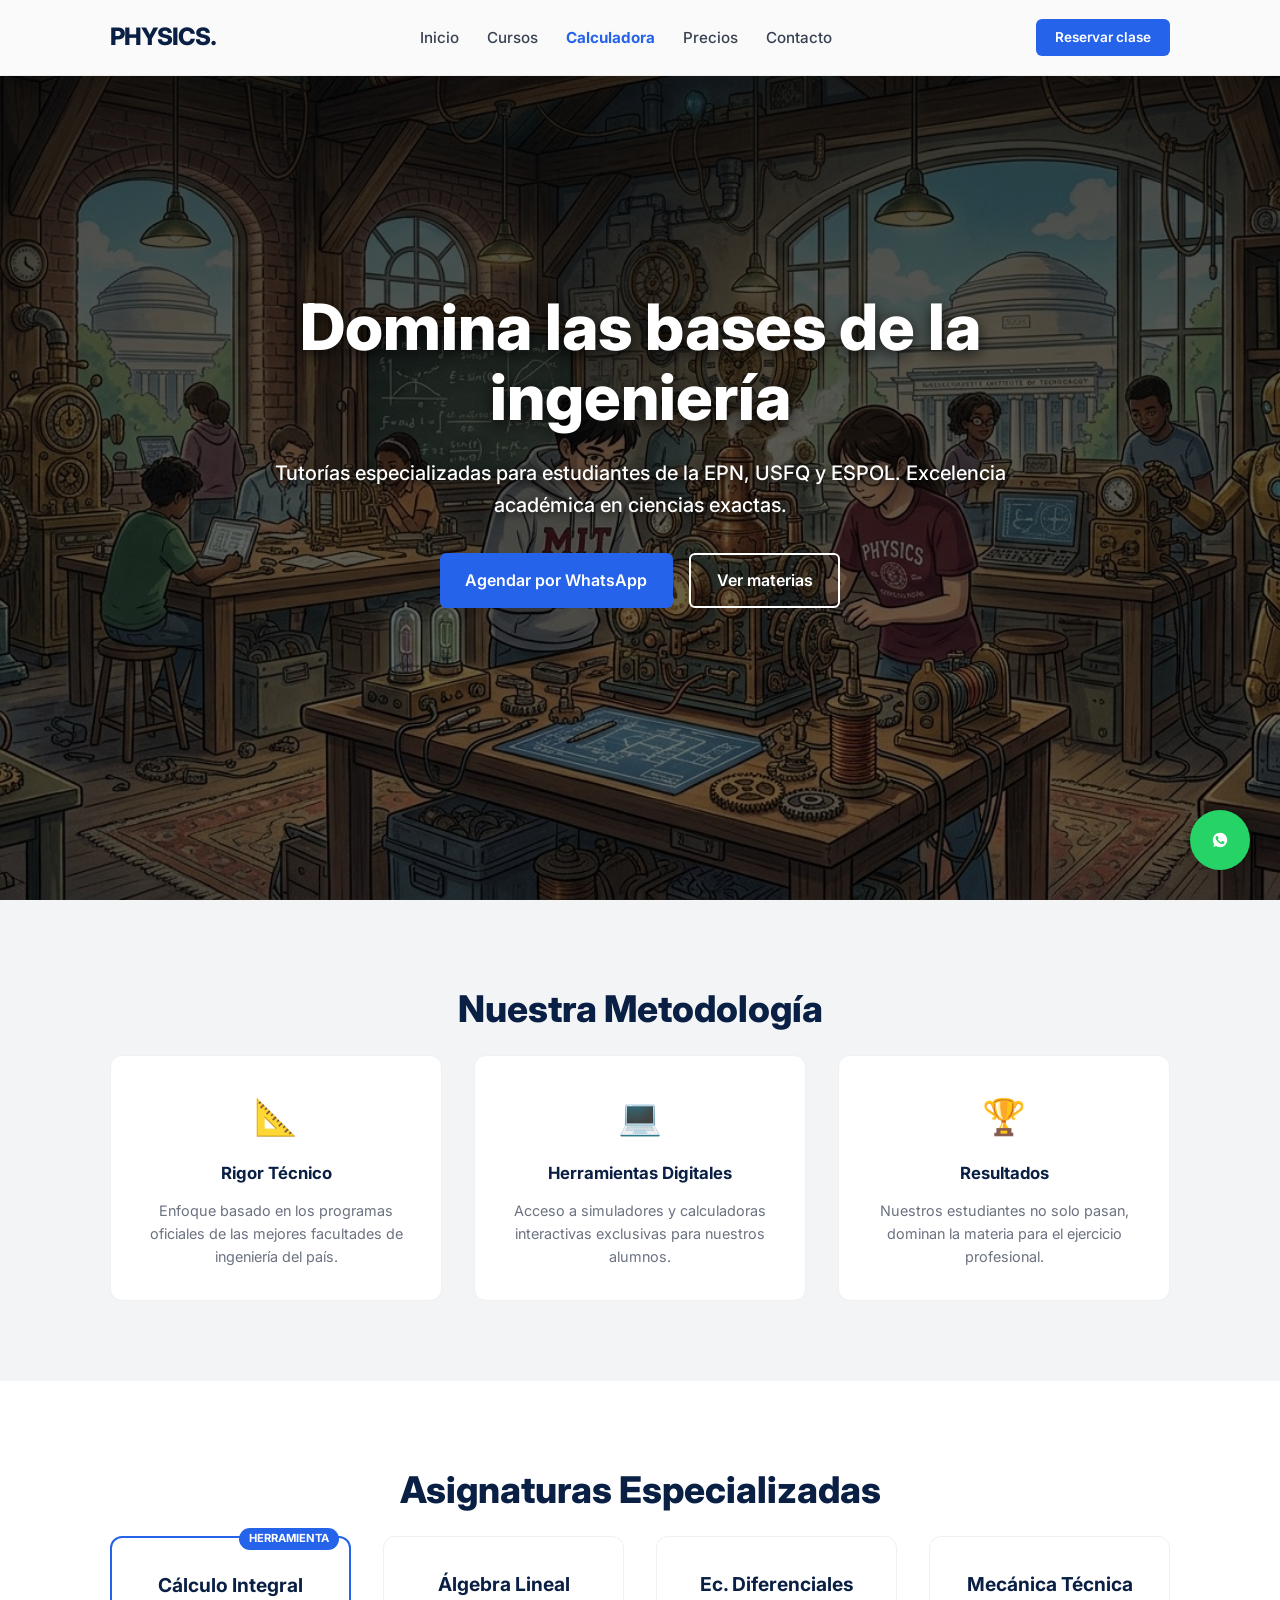
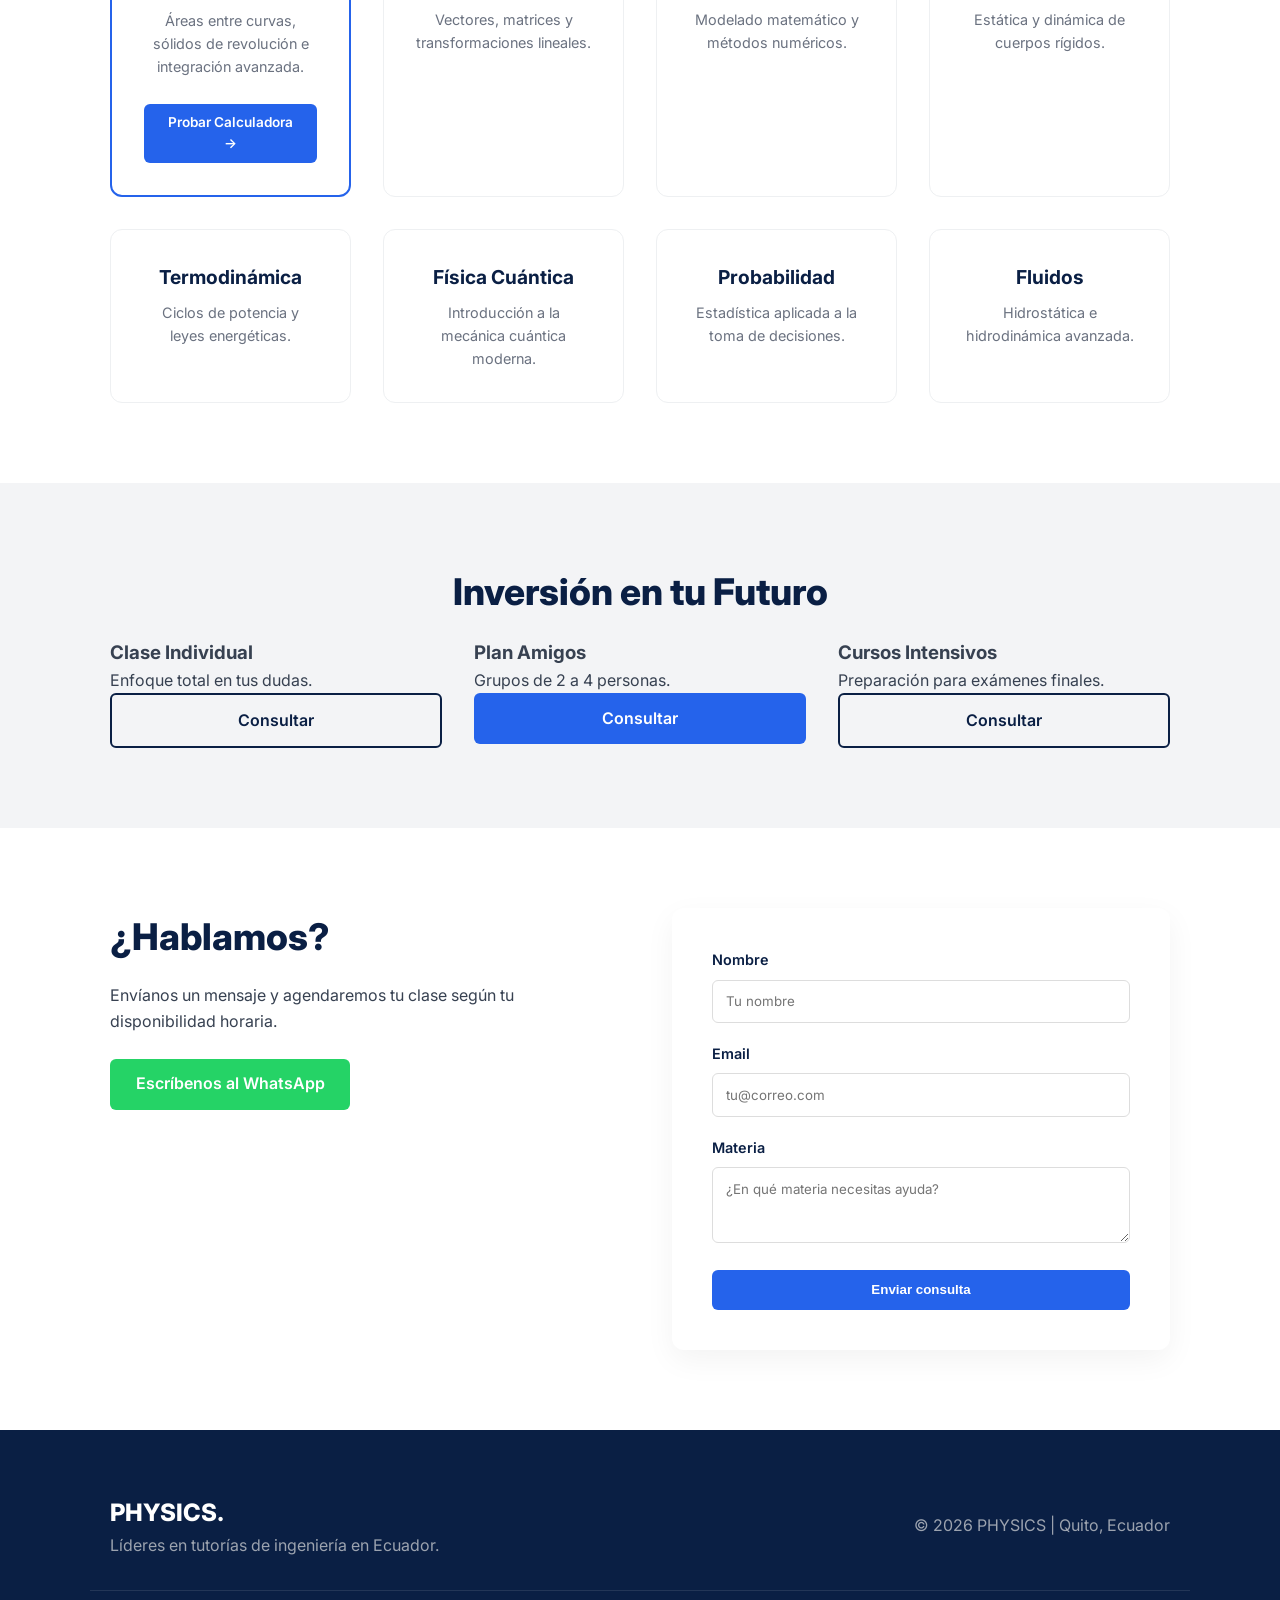
<file: index.html>
<!DOCTYPE html>
<html lang="es">
<head>
    <meta charset="UTF-8">
    <meta name="viewport" content="width=device-width, initial-scale=1.0">
    <title>PHYSICS | Centro de Estudios de Ingeniería</title>
    <link rel="stylesheet" href="style.css">
    <link rel="preconnect" href="https://fonts.googleapis.com">
    <link rel="preconnect" href="https://fonts.gstatic.com" crossorigin>
    <link href="https://fonts.googleapis.com/css2?family=Inter:wght@400;500;600;700;800&display=swap" rel="stylesheet">
</head>
<body>

    <a href="https://wa.me/593995324419?text=Hola%20PHYSICS,%20necesito%20ayuda%20con%20una%20materia%20de%20ingeniería." 
       class="whatsapp-float" target="_blank" rel="noopener noreferrer">
        <svg width="30" height="30" viewBox="0 0 24 24" fill="white"><path d="M12.031 6.172c-3.181 0-5.767 2.586-5.768 5.766-.001 1.298.38 2.27 1.019 3.287l-.582 2.128 2.182-.573c.978.58 1.911.928 3.145.929 3.178 0 5.767-2.587 5.768-5.766 0-3.18-2.587-5.771-5.764-5.771zm3.392 8.244c-.144.405-.837.774-1.17.824-.299.045-.677.063-1.092-.069-.252-.08-.575-.187-.988-.365-1.739-.751-2.874-2.502-2.961-2.617-.087-.116-.708-.94-.708-1.793s.448-1.273.607-1.446c.159-.173.346-.217.462-.217s.231.001.332.005c.109.004.253-.041.397.301.145.344.491 1.201.534 1.287.043.087.072.188.014.304-.058.116-.087.188-.173.289l-.26.304c-.087.101-.177.211-.077.383.101.173.449.741.964 1.201.662.591 1.221.774 1.394.86.173.088.274.072.376-.043.101-.116.433-.506.548-.68.116-.173.231-.145.39-.087s1.011.477 1.184.564.289.13.332.202c.045.072.045.419-.1.824z"/></svg>
    </a>

    <header class="header">
        <div class="container header-container">
            <a href="#" class="logo">PHYSICS.</a>
            <nav class="nav-menu">
                <a href="#inicio">Inicio</a>
                <a href="#cursos">Cursos</a>
                <a href="calculadora.html" style="color: var(--electric-blue); font-weight: 700;">Calculadora</a>
                <a href="#precios">Precios</a>
                <a href="#contacto">Contacto</a>
            </nav>
            <a href="https://wa.me/593995324419" target="_blank" class="btn btn-primary btn-sm">Reservar clase</a>
        </div>
    </header>

    <section id="inicio" class="hero">
        <div class="hero-overlay"></div>
        <div class="container hero-content">
            <h1 class="fade-in-up">Domina las bases de la ingeniería</h1>
            <p class="fade-in-up delay-1">Tutorías especializadas para estudiantes de la EPN, USFQ y ESPOL. Excelencia académica en ciencias exactas.</p>
            <div class="hero-buttons fade-in-up delay-2">
                <a href="https://wa.me/593995324419" target="_blank" class="btn btn-primary">Agendar por WhatsApp</a>
                <a href="#cursos" class="btn btn-outline">Ver materias</a>
            </div>
        </div>
    </section>

    <section class="section bg-light">
        <div class="container">
            <h2 class="section-title">Nuestra Metodología</h2>
            <div class="grid grid-3">
                <div class="feature-card">
                    <div class="icon">📐</div>
                    <h3>Rigor Técnico</h3>
                    <p>Enfoque basado en los programas oficiales de las mejores facultades de ingeniería del país.</p>
                </div>
                <div class="feature-card">
                    <div class="icon">💻</div>
                    <h3>Herramientas Digitales</h3>
                    <p>Acceso a simuladores y calculadoras interactivas exclusivas para nuestros alumnos.</p>
                </div>
                <div class="feature-card">
                    <div class="icon">🏆</div>
                    <h3>Resultados</h3>
                    <p>Nuestros estudiantes no solo pasan, dominan la materia para el ejercicio profesional.</p>
                </div>
            </div>
        </div>
    </section>

    <section id="cursos" class="section">
        <div class="container">
            <h2 class="section-title">Asignaturas Especializadas</h2>
            <div class="grid grid-4">
                <div class="course-card" style="border: 2px solid var(--electric-blue); position: relative;">
                    <span style="position: absolute; top: -10px; right: 10px; background: var(--electric-blue); color: white; padding: 2px 10px; border-radius: 20px; font-size: 0.7rem; font-weight: bold;">HERRAMIENTA</span>
                    <h3>Cálculo Integral</h3>
                    <p>Áreas entre curvas, sólidos de revolución e integración avanzada.</p>
                    <br>
                    <a href="calculadora.html" class="btn btn-primary btn-sm" style="width: 100%;">Probar Calculadora &rarr;</a>
                </div>

                <div class="course-card"><h3>Álgebra Lineal</h3><p>Vectores, matrices y transformaciones lineales.</p></div>
                <div class="course-card"><h3>Ec. Diferenciales</h3><p>Modelado matemático y métodos numéricos.</p></div>
                <div class="course-card"><h3>Mecánica Técnica</h3><p>Estática y dinámica de cuerpos rígidos.</p></div>
                <div class="course-card"><h3>Termodinámica</h3><p>Ciclos de potencia y leyes energéticas.</p></div>
                <div class="course-card"><h3>Física Cuántica</h3><p>Introducción a la mecánica cuántica moderna.</p></div>
                <div class="course-card"><h3>Probabilidad</h3><p>Estadística aplicada a la toma de decisiones.</p></div>
                <div class="course-card"><h3>Fluidos</h3><p>Hidrostática e hidrodinámica avanzada.</p></div>
            </div>
        </div>
    </section>

    <section id="precios" class="section bg-light">
        <div class="container">
            <h2 class="section-title">Inversión en tu Futuro</h2>
            <div class="grid grid-3">
                <div class="pricing-card">
                    <h3>Clase Individual</h3>
                    <p>Enfoque total en tus dudas.</p>
                    <a href="https://wa.me/593995324419?text=Hola,%20quisiera%20consultar%20el%20precio%20de%20una%20clase%20individual." class="btn btn-outline btn-block" style="color:var(--dark-blue); border-color:var(--dark-blue);">Consultar</a>
                </div>
                <div class="pricing-card featured">
                    <h3>Plan Amigos</h3>
                    <p>Grupos de 2 a 4 personas.</p>
                    <a href="https://wa.me/593995324419?text=Hola,%20quisiera%20consultar%20precios%20para%20un%20grupo." class="btn btn-primary btn-block">Consultar</a>
                </div>
                <div class="pricing-card">
                    <h3>Cursos Intensivos</h3>
                    <p>Preparación para exámenes finales.</p>
                    <a href="https://wa.me/593995324419?text=Hola,%20necesito%20un%20curso%20intensivo%20para%20un%20examen." class="btn btn-outline btn-block" style="color:var(--dark-blue); border-color:var(--dark-blue);">Consultar</a>
                </div>
            </div>
        </div>
    </section>

    <section id="contacto" class="section">
        <div class="container contact-container">
            <div class="contact-info">
                <h2 class="section-title" style="text-align: left;">¿Hablamos?</h2>
                <p>Envíanos un mensaje y agendaremos tu clase según tu disponibilidad horaria.</p>
                <a href="https://wa.me/593995324419" target="_blank" class="btn btn-whatsapp">
                    Escríbenos al WhatsApp
                </a>
            </div>
            
            <form class="contact-form" action="https://formspree.io/f/mvzwovbo" method="POST">
                <div class="form-group">
                    <label>Nombre</label>
                    <input type="text" name="name" placeholder="Tu nombre" required>
                </div>
                <div class="form-group">
                    <label>Email</label>
                    <input type="email" name="email" placeholder="tu@correo.com" required>
                </div>
                <div class="form-group">
                    <label>Materia</label>
                    <textarea name="message" rows="3" placeholder="¿En qué materia necesitas ayuda?" required></textarea>
                </div>
                <input type="text" name="_gotcha" style="display:none">
                <button type="submit" class="btn btn-primary btn-block">Enviar consulta</button>
            </form>
        </div>
    </section>

    <footer class="footer">
        <div class="container footer-grid">
            <div class="footer-brand"><h2>PHYSICS.</h2><p>Líderes en tutorías de ingeniería en Ecuador.</p></div>
            <div class="footer-links">
                <p>&copy; 2026 PHYSICS | Quito, Ecuador</p>
            </div>
        </div>
    </footer>

</body>
</html>
</file>
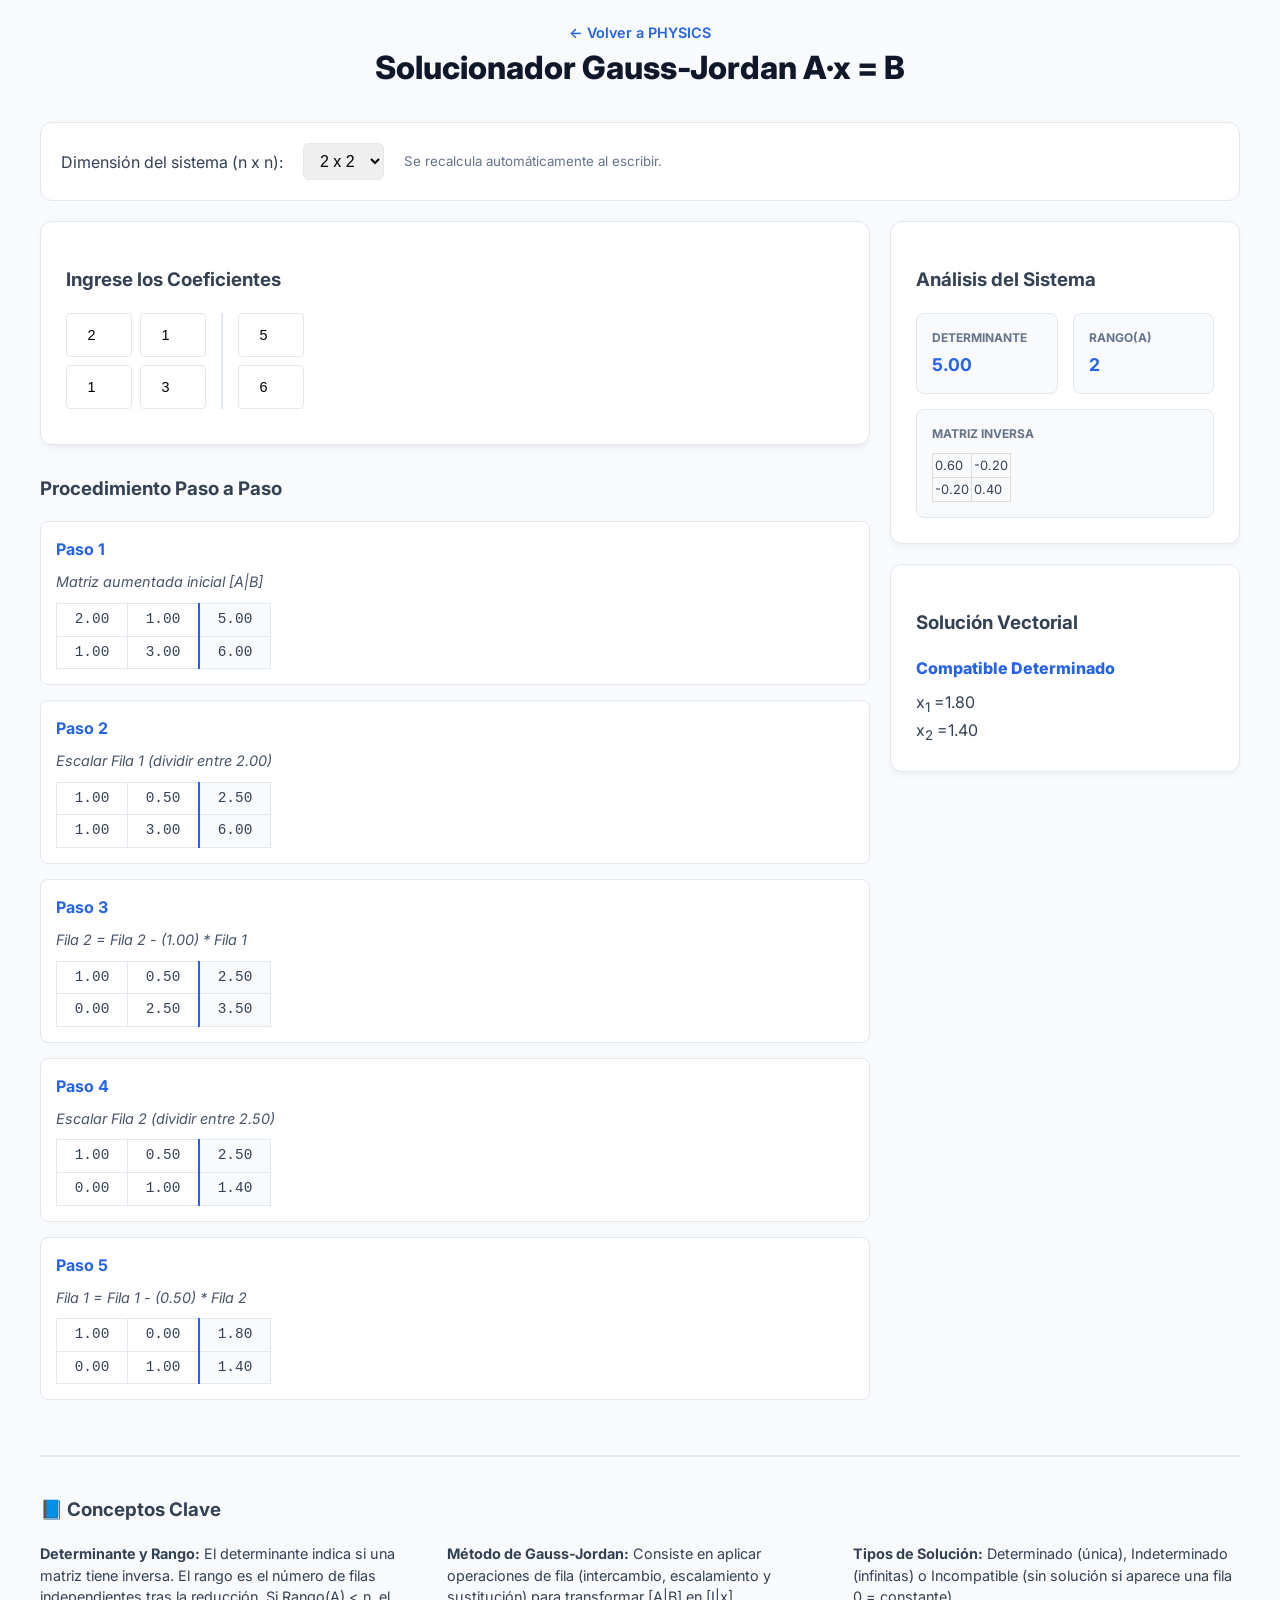
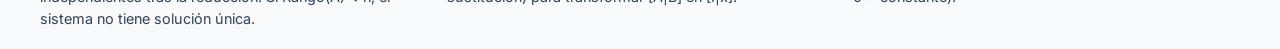
<file: algebra-lineal.html>
<!DOCTYPE html>
<html lang="es">
<head>
    <meta charset="UTF-8">
    <meta name="viewport" content="width=device-width, initial-scale=1.0">
    <title>Sistemas de Ecuaciones | PHYSICS</title>
    <link href="https://fonts.googleapis.com/css2?family=Inter:wght@400;600;700;800&display=swap" rel="stylesheet">
    <style>
        :root {
            --primary: #2563EB;
            --dark: #0F172A;
            --bg: #F8FAFC;
            --card: #FFFFFF;
            --border: #E2E8F0;
            --text: #334155;
            --step-bg: #F1F5F9;
        }

        body { font-family: 'Inter', sans-serif; background: var(--bg); color: var(--text); margin: 0; padding: 20px; line-height: 1.5; }
        .container { max-width: 1200px; margin: 0 auto; }
        
        header { text-align: center; margin-bottom: 30px; }
        h1 { font-weight: 800; color: var(--dark); margin: 0; }
        .back-link { color: var(--primary); text-decoration: none; font-weight: 600; font-size: 0.9rem; }

        .config-panel { background: var(--card); padding: 20px; border-radius: 12px; border: 1px solid var(--border); margin-bottom: 20px; display: flex; align-items: center; gap: 20px; }
        select { padding: 8px 12px; border-radius: 6px; border: 1px solid var(--border); font-size: 1rem; cursor: pointer; }

        .main-layout { display: grid; grid-template-columns: 1fr 350px; gap: 20px; }
        .card { background: var(--card); padding: 25px; border-radius: 12px; border: 1px solid var(--border); box-shadow: 0 4px 6px -1px rgba(0,0,0,0.05); margin-bottom: 20px; }

        /* Matriz de Entrada */
        .matrix-container { display: flex; align-items: center; gap: 15px; overflow-x: auto; padding-bottom: 10px; }
        .matrix-grid { display: grid; gap: 8px; }
        .vector-column { display: grid; gap: 8px; border-left: 2px solid var(--border); padding-left: 15px; }
        input { width: 60px; height: 40px; text-align: center; border: 1px solid var(--border); border-radius: 4px; font-size: 0.9rem; transition: border-color 0.2s; }
        input:focus { outline: none; border-color: var(--primary); background: #EFF6FF; }

        /* Resultados */
        .res-grid { display: grid; grid-template-columns: 1fr 1fr; gap: 15px; margin-top: 15px; }
        .res-box { padding: 15px; background: #F8FAFC; border-radius: 8px; border: 1px solid var(--border); }
        .res-label { font-size: 0.75rem; font-weight: 700; color: #64748B; text-transform: uppercase; display: block; margin-bottom: 5px; }
        .res-value { font-size: 1.1rem; font-weight: 700; color: var(--primary); }

        /* Pasos Gauss-Jordan */
        .steps-container { margin-top: 30px; }
        .step-block { background: var(--card); border: 1px solid var(--border); border-radius: 8px; padding: 15px; margin-bottom: 15px; }
        .step-header { font-weight: 700; color: var(--primary); margin-bottom: 10px; display: block; }
        .step-op { font-style: italic; color: #475569; margin-bottom: 10px; font-size: 0.9rem; }
        .step-matrix { border-collapse: collapse; font-family: monospace; font-size: 0.9rem; }
        .step-matrix td { padding: 5px 10px; border: 1px solid #E2E8F0; text-align: center; min-width: 50px; }
        .step-matrix td:last-child { border-left: 2px solid var(--primary); background: #F8FAFC; }

        .theory-section { margin-top: 40px; border-top: 2px solid var(--border); padding-top: 20px; }
        .theory-grid { display: grid; grid-template-columns: repeat(auto-fit, minmax(250px, 1fr)); gap: 20px; font-size: 0.9rem; }

        @media (max-width: 900px) { .main-layout { grid-template-columns: 1fr; } }
    </style>
</head>
<body>

<div class="container">
    <header>
        <a href="index.html" class="back-link">← Volver a PHYSICS</a>
        <h1>Solucionador Gauss-Jordan A·x = B</h1>
    </header>

    <div class="config-panel">
        <label for="dim-select">Dimensión del sistema (n x n):</label>
        <select id="dim-select" onchange="initSystem()">
            <option value="2">2 x 2</option>
            <option value="3">3 x 3</option>
            <option value="4">4 x 4</option>
        </select>
        <small style="color: #64748B;">Se recalcula automáticamente al escribir.</small>
    </div>

    <div class="main-layout">
        <div class="left-col">
            <div class="card">
                <h3>Ingrese los Coeficientes</h3>
                <div class="matrix-container" id="matrix-input-container">
                    </div>
            </div>

            <div class="steps-container" id="steps-output">
                </div>
        </div>

        <div class="right-col">
            <div class="card">
                <h3>Análisis del Sistema</h3>
                <div id="quick-results">
                    </div>
            </div>

            <div class="card">
                <h3>Solución Vectorial</h3>
                <div id="vector-solution">
                    </div>
            </div>
        </div>
    </div>

    <div class="theory-section">
        <h3>📘 Conceptos Clave</h3>
        <div class="theory-grid">
            <div>
                <strong>Determinante y Rango:</strong> El determinante indica si una matriz tiene inversa. El rango es el número de filas independientes tras la reducción. Si Rango(A) < n, el sistema no tiene solución única.
            </div>
            <div>
                <strong>Método de Gauss-Jordan:</strong> Consiste en aplicar operaciones de fila (intercambio, escalamiento y sustitución) para transformar [A|B] en [I|x].
            </div>
            <div>
                <strong>Tipos de Solución:</strong> Determinado (única), Indeterminado (infinitas) o Incompatible (sin solución si aparece una fila 0 = constante).
            </div>
        </div>
    </div>
</div>

<script>
    let n = 2;
    const TOLERANCIA = 1e-10;

    function initSystem() {
        n = parseInt(document.getElementById('dim-select').value);
        renderInputs();
        calculate();
    }

    function renderInputs() {
        const container = document.getElementById('matrix-input-container');
        container.innerHTML = '';

        const gridA = document.createElement('div');
        gridA.className = 'matrix-grid';
        gridA.style.gridTemplateColumns = `repeat(${n}, 1fr)`;

        // Valores por defecto según requerimiento
        const defaultsA = {
            2: [[2, 1], [1, 3]],
            3: [[3, 1, -1], [1, 4, 1], [2, 1, 2]],
            4: [[4, 1, 0, 0], [1, 4, 1, 0], [0, 1, 4, 1], [0, 0, 1, 4]]
        };
        const defaultsB = { 2: [5, 6], 3: [2, 3, 5], 4: [5, 5, 5, 5] };

        for (let i = 0; i < n; i++) {
            for (let j = 0; j < n; j++) {
                const input = document.createElement('input');
                input.type = 'number';
                input.id = `a-${i}-${j}`;
                input.value = defaultsA[n][i][j];
                input.step = "any";
                input.oninput = calculate;
                gridA.appendChild(input);
            }
        }

        const colB = document.createElement('div');
        colB.className = 'vector-column';
        for (let i = 0; i < n; i++) {
            const input = document.createElement('input');
            input.type = 'number';
            input.id = `b-${i}`;
            input.value = defaultsB[n][i];
            input.step = "any";
            input.oninput = calculate;
            colB.appendChild(input);
        }

        container.appendChild(gridA);
        container.appendChild(colB);
    }

    function calculate() {
        let A = [];
        let B = [];
        for (let i = 0; i < n; i++) {
            A[i] = [];
            for (let j = 0; j < n; j++) {
                A[i][j] = parseFloat(document.getElementById(`a-${i}-${j}`).value) || 0;
            }
            B[i] = parseFloat(document.getElementById(`b-${i}`).value) || 0;
        }

        const det = getDeterminant(A);
        const steps = [];
        const result = solveGaussJordan(A, B, steps);
        
        renderAnalysis(det, result.rango, result.inversa);
        renderSolution(result);
        renderSteps(steps);
    }

    function getDeterminant(matrix) {
        let tmp = matrix.map(row => [...row]);
        let d = 1;
        let sign = 1;
        for (let i = 0; i < n; i++) {
            let pivot = i;
            for (let j = i + 1; j < n; j++) {
                if (Math.abs(tmp[j][i]) > Math.abs(tmp[pivot][i])) pivot = j;
            }
            if (Math.abs(tmp[pivot][i]) < TOLERANCIA) return 0;
            if (pivot !== i) {
                [tmp[i], tmp[pivot]] = [tmp[pivot], tmp[i]];
                sign *= -1;
            }
            d *= tmp[i][i];
            for (let j = i + 1; j < n; j++) {
                let factor = tmp[j][i] / tmp[i][i];
                for (let k = i + 1; k < n; k++) tmp[j][k] -= factor * tmp[i][k];
            }
        }
        return d * sign;
    }

    function solveGaussJordan(matA, vecB, steps) {
        let M = matA.map((row, i) => [...row, vecB[i]]);
        let inv = Array.from({length: n}, (_, i) => Array.from({length: n}, (_, j) => i === j ? 1 : 0));
        let MI = matA.map((row, i) => [...row, ...inv[i]]);
        
        steps.push({ op: "Matriz aumentada inicial [A|B]", mat: M.map(r => [...r]) });

        let rango = 0;
        for (let i = 0; i < n; i++) {
            let pivot = i;
            for (let j = i + 1; j < n; j++) {
                if (Math.abs(M[j][i]) > Math.abs(M[pivot][i])) pivot = j;
            }

            if (Math.abs(M[pivot][i]) > TOLERANCIA) {
                rango++;
                if (pivot !== i) {
                    [M[i], M[pivot]] = [M[pivot], M[i]];
                    [MI[i], MI[pivot]] = [MI[pivot], MI[i]];
                    steps.push({ op: `Intercambiar Fila ${i+1} ↔ Fila ${pivot+1}`, mat: M.map(r => [...r]) });
                }

                let div = M[i][i];
                for (let j = i; j <= n; j++) M[i][j] /= div;
                for (let j = 0; j < 2*n; j++) MI[i][j] /= div;
                steps.push({ op: `Escalar Fila ${i+1} (dividir entre ${div.toFixed(2)})`, mat: M.map(r => [...r]) });

                for (let j = 0; j < n; j++) {
                    if (i !== j) {
                        let factor = M[j][i];
                        for (let k = i; k <= n; k++) M[j][k] -= factor * M[i][k];
                        for (let k = 0; k < 2*n; k++) MI[j][k] -= factor * MI[i][k];
                        if(Math.abs(factor) > TOLERANCIA)
                            steps.push({ op: `Fila ${j+1} = Fila ${j+1} - (${factor.toFixed(2)}) * Fila ${i+1}`, mat: M.map(r => [...r]) });
                    }
                }
            }
        }

        // Determinar tipo de solución
        let incompatible = false;
        for (let i = 0; i < n; i++) {
            let allZeros = true;
            for (let j = 0; j < n; j++) if (Math.abs(M[i][j]) > TOLERANCIA) allZeros = false;
            if (allZeros && Math.abs(M[i][n]) > TOLERANCIA) incompatible = true;
        }

        let solutionType = incompatible ? "Incompatible" : (rango < n ? "Compatible Indeterminado" : "Compatible Determinado");
        let x = incompatible ? null : M.map(row => row[n]);
        let inversa = (rango === n) ? MI.map(row => row.slice(n)) : null;

        return { x, solutionType, rango, inversa };
    }

    function renderAnalysis(det, rango, inversa) {
        const container = document.getElementById('quick-results');
        let invHTML = inversa ? '<table style="font-size:0.8rem; margin-top:10px; border-collapse:collapse;">' + 
            inversa.map(r => `<tr>${r.map(v => `<td style="border:1px solid #ddd; padding:2px;">${v.toFixed(2)}</td>`).join('')}</tr>`).join('') + '</table>' 
            : '<span style="color:red; font-size:0.8rem;">Singular (Sin Inversa)</span>';

        container.innerHTML = `
            <div class="res-grid">
                <div class="res-box"><span class="res-label">Determinante</span><span class="res-value">${det.toFixed(2)}</span></div>
                <div class="res-box"><span class="res-label">Rango(A)</span><span class="res-value">${rango}</span></div>
            </div>
            <div class="res-box" style="margin-top:15px;"><span class="res-label">Matriz Inversa</span>${invHTML}</div>
        `;
    }

    function renderSolution(res) {
        const container = document.getElementById('vector-solution');
        let color = res.solutionType === "Compatible Determinado" ? "var(--primary)" : "red";
        let content = `<div style="font-weight:800; color:${color}; margin-bottom:10px;">${res.solutionType}</div>`;
        
        if (res.x && res.solutionType === "Compatible Determinado") {
            res.x.forEach((val, i) => {
                content += `<div class="res-item"><span>x<sub>${i+1}</sub> =</span><span class="res-val">${val.toFixed(2)}</span></div>`;
            });
        } else if (res.solutionType === "Compatible Indeterminado") {
            content += `<p style="font-size:0.85rem;">Existen infinitas soluciones. El sistema tiene grados de libertad.</p>`;
        } else {
            content += `<p style="font-size:0.85rem;">No existe ningún conjunto de valores que satisfaga las ecuaciones simultáneamente.</p>`;
        }
        container.innerHTML = content;
    }

    function renderSteps(steps) {
        const container = document.getElementById('steps-output');
        container.innerHTML = '<h3>Procedimiento Paso a Paso</h3>';
        steps.forEach((step, index) => {
            const div = document.createElement('div');
            div.className = 'step-block';
            div.innerHTML = `
                <span class="step-header">Paso ${index + 1}</span>
                <div class="step-op">${step.op}</div>
                <table class="step-matrix">
                    ${step.mat.map(row => `<tr>${row.map(val => `<td>${val.toFixed(2)}</td>`).join('')}</tr>`).join('')}
                </table>
            `;
            container.appendChild(div);
        });
    }

    // Inicio
    window.onload = initSystem;
</script>
</body>
</html>
</file>
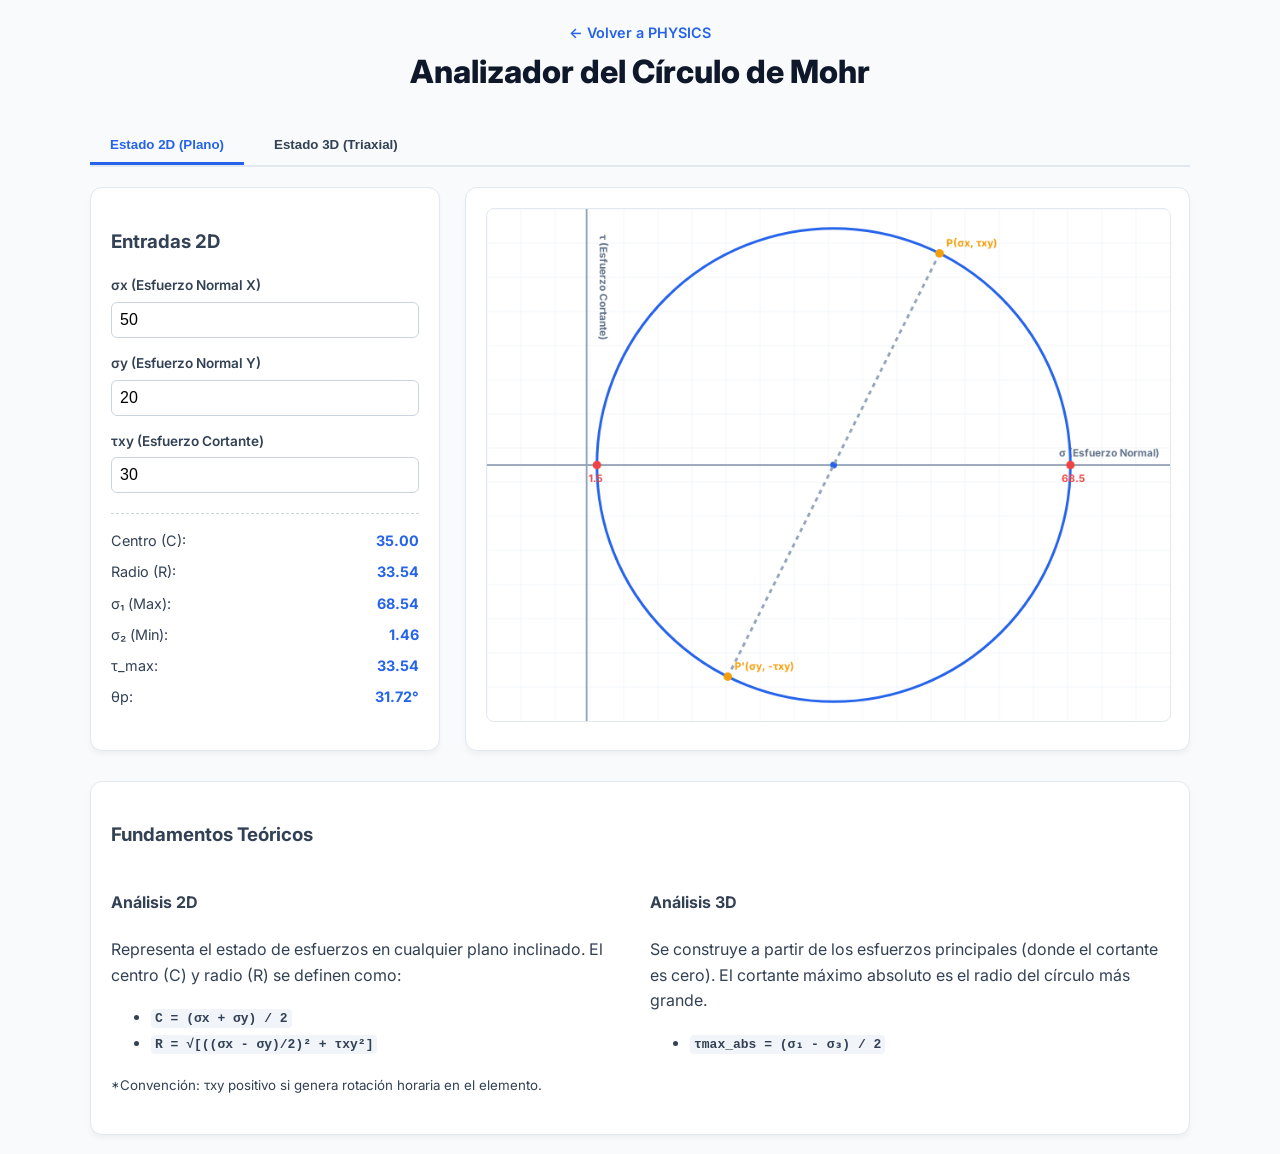
<file: circulo-mohr.html>
<!DOCTYPE html>
<html lang="es">
<head>
    <meta charset="UTF-8">
    <meta name="viewport" content="width=device-width, initial-scale=1.0">
    <title>Círculo de Mohr 2D/3D | PHYSICS</title>
    <link href="https://fonts.googleapis.com/css2?family=Inter:wght@400;600;800&display=swap" rel="stylesheet">
    <style>
        :root {
            --primary: #2563EB;
            --dark: #0F172A;
            --accent: #F59E0B;
            --bg: #F8FAFC;
            --card: #FFFFFF;
            --text: #334155;
        }

        body { font-family: 'Inter', sans-serif; background: var(--bg); color: var(--text); margin: 0; padding: 20px; line-height: 1.6; }
        .container { max-width: 1100px; margin: 0 auto; }
        
        header { text-align: center; margin-bottom: 30px; }
        h1 { font-weight: 800; color: var(--dark); margin: 0; }
        .back-link { color: var(--primary); text-decoration: none; font-weight: 600; font-size: 0.9rem; }

        /* Tabs */
        .tabs { display: flex; gap: 10px; margin-bottom: 20px; border-bottom: 2px solid #E2E8F0; }
        .tab-btn { padding: 10px 20px; border: none; background: none; cursor: pointer; font-weight: 600; color: var(--text); border-bottom: 3px solid transparent; transition: 0.3s; }
        .tab-btn.active { color: var(--primary); border-bottom-color: var(--primary); }

        .main-grid { display: grid; grid-template-columns: 350px 1fr; gap: 25px; }
        .card { background: var(--card); padding: 20px; border-radius: 12px; border: 1px solid #E2E8F0; box-shadow: 0 4px 6px -1px rgba(0,0,0,0.05); }

        .input-group { margin-bottom: 15px; }
        label { display: block; font-size: 0.85rem; font-weight: 600; margin-bottom: 5px; }
        input { width: 100%; padding: 8px; border: 1px solid #CBD5E1; border-radius: 6px; font-size: 1rem; box-sizing: border-box; }

        .results { margin-top: 20px; padding-top: 15px; border-top: 1px dashed #CBD5E1; }
        .res-item { display: flex; justify-content: space-between; margin-bottom: 8px; font-size: 0.9rem; }
        .res-val { font-weight: 700; color: var(--primary); }

        canvas { background: #fff; width: 100%; border-radius: 8px; border: 1px solid #E2E8F0; cursor: crosshair; }

        .theory { margin-top: 30px; }
        .theory-grid { display: grid; grid-template-columns: 1fr 1fr; gap: 20px; }
        code { background: #F1F5F9; padding: 2px 4px; border-radius: 4px; font-weight: 600; }

        @media (max-width: 850px) { .main-grid, .theory-grid { grid-template-columns: 1fr; } }
    </style>
</head>
<body>

<div class="container">
    <header>
        <a href="index.html" class="back-link">← Volver a PHYSICS</a>
        <h1>Analizador del Círculo de Mohr</h1>
    </header>

    <div class="tabs">
        <button class="tab-btn active" onclick="switchTab('2d')">Estado 2D (Plano)</button>
        <button class="tab-btn" onclick="switchTab('3d')">Estado 3D (Triaxial)</button>
    </div>

    <div class="main-grid">
        <aside class="card">
            <div id="inputs-2d">
                <h3>Entradas 2D</h3>
                <div class="input-group">
                    <label>σx (Esfuerzo Normal X)</label>
                    <input type="number" id="sx" value="50" oninput="update()">
                </div>
                <div class="input-group">
                    <label>σy (Esfuerzo Normal Y)</label>
                    <input type="number" id="sy" value="20" oninput="update()">
                </div>
                <div class="input-group">
                    <label>τxy (Esfuerzo Cortante)</label>
                    <input type="number" id="txy" value="30" oninput="update()">
                </div>
            </div>

            <div id="inputs-3d" style="display:none">
                <h3>Esfuerzos Principales</h3>
                <div class="input-group">
                    <label>σ₁ (Mayor)</label>
                    <input type="number" id="s1" value="80" oninput="update()">
                </div>
                <div class="input-group">
                    <label>σ₂ (Intermedio)</label>
                    <input type="number" id="s2" value="40" oninput="update()">
                </div>
                <div class="input-group">
                    <label>σ₃ (Menor)</label>
                    <input type="number" id="s3" value="10" oninput="update()">
                </div>
            </div>

            <div class="results" id="res-output">
                </div>
        </aside>

        <section class="card">
            <canvas id="mohrCanvas" width="800" height="600"></canvas>
        </section>
    </div>

    <div class="card theory">
        <h3>Fundamentos Teóricos</h3>
        <div class="theory-grid">
            <div>
                <h4>Análisis 2D</h4>
                <p>Representa el estado de esfuerzos en cualquier plano inclinado. El centro (C) y radio (R) se definen como:</p>
                <ul>
                    <li><code>C = (σx + σy) / 2</code></li>
                    <li><code>R = √[((σx - σy)/2)² + τxy²]</code></li>
                </ul>
                <p><small>*Convención: τxy positivo si genera rotación horaria en el elemento.</small></p>
            </div>
            <div>
                <h4>Análisis 3D</h4>
                <p>Se construye a partir de los esfuerzos principales (donde el cortante es cero). El cortante máximo absoluto es el radio del círculo más grande.</p>
                <ul>
                    <li><code>τmax_abs = (σ₁ - σ₃) / 2</code></li>
                </ul>
            </div>
        </div>
    </div>
</div>

<script>
    let currentMode = '2d';
    const canvas = document.getElementById('mohrCanvas');
    const ctx = canvas.getContext('2d');

    function switchTab(mode) {
        currentMode = mode;
        document.querySelectorAll('.tab-btn').forEach(b => b.classList.remove('active'));
        event.target.classList.add('active');
        document.getElementById('inputs-2d').style.display = mode === '2d' ? 'block' : 'none';
        document.getElementById('inputs-3d').style.display = mode === '3d' ? 'block' : 'none';
        update();
    }

    function update() {
        ctx.clearRect(0, 0, canvas.width, canvas.height);
        if (currentMode === '2d') calc2D();
        else calc3D();
    }

    function calc2D() {
        const sx = parseFloat(document.getElementById('sx').value) || 0;
        const sy = parseFloat(document.getElementById('sy').value) || 0;
        const txy = parseFloat(document.getElementById('txy').value) || 0;

        const C = (sx + sy) / 2;
        const R = Math.sqrt(Math.pow((sx - sy) / 2, 2) + Math.pow(txy, 2));
        const s1 = C + R;
        const s2 = C - R;
        const thetaP = 0.5 * Math.atan2(2 * txy, (sx - sy)) * (180 / Math.PI);

        const out = document.getElementById('res-output');
        out.innerHTML = `
            <div class="res-item"><span>Centro (C):</span><span class="res-val">${C.toFixed(2)}</span></div>
            <div class="res-item"><span>Radio (R):</span><span class="res-val">${R.toFixed(2)}</span></div>
            <div class="res-item"><span>σ₁ (Max):</span><span class="res-val">${s1.toFixed(2)}</span></div>
            <div class="res-item"><span>σ₂ (Min):</span><span class="res-val">${s2.toFixed(2)}</span></div>
            <div class="res-item"><span>τ_max:</span><span class="res-val">${R.toFixed(2)}</span></div>
            <div class="res-item"><span>θp:</span><span class="res-val">${thetaP.toFixed(2)}°</span></div>
        `;

        drawMohr([{c: C, r: R}], [s1, s2], [{x: sx, y: txy, label: 'P(σx, τxy)'}, {x: sy, y: -txy, label: "P'(σy, -τxy)"}]);
    }

    function calc3D() {
        let s = [
            parseFloat(document.getElementById('s1').value) || 0,
            parseFloat(document.getElementById('s2').value) || 0,
            parseFloat(document.getElementById('s3').value) || 0
        ].sort((a, b) => b - a);

        const c1 = (s[0] + s[1]) / 2; const r1 = (s[0] - s[1]) / 2;
        const c2 = (s[0] + s[2]) / 2; const r2 = (s[0] - s[2]) / 2;
        const c3 = (s[1] + s[2]) / 2; const r3 = (s[1] - s[2]) / 2;

        document.getElementById('res-output').innerHTML = `
            <div class="res-item"><span>σ₁:</span><span class="res-val">${s[0].toFixed(2)}</span></div>
            <div class="res-item"><span>σ₂:</span><span class="res-val">${s[1].toFixed(2)}</span></div>
            <div class="res-item"><span>σ₃:</span><span class="res-val">${s[2].toFixed(2)}</span></div>
            <div class="res-item"><span>τ_max_abs:</span><span class="res-val">${r2.toFixed(2)}</span></div>
        `;

        drawMohr([
            {c: c1, r: r1, color: '#3B82F6'}, 
            {c: c2, r: r2, color: '#2563EB'}, 
            {c: c3, r: r3, color: '#60A5FA'}
        ], s, []);
    }

    function drawMohr(circles, principals, points) {
        const padding = 60;
        const w = canvas.width; const h = canvas.height;
        
        // Auto-escala
        let allX = [...principals, ...circles.map(c => c.c + c.r), ...circles.map(c => c.c - c.r)];
        if(points) allX.push(...points.map(p => p.x));
        
        const minX = Math.min(...allX, 0);
        const maxX = Math.max(...allX, 0);
        const maxR = Math.max(...circles.map(c => c.r));
        
        const rangeX = (maxX - minX) || 100;
        const scale = (w - 2 * padding) / (rangeX * 1.2);
        const offsetX = padding - minX * scale + (w - 2*padding - rangeX * scale)/2;
        const centerY = h / 2;

        // Cuadrícula y Ejes
        ctx.strokeStyle = '#F1F5F9'; ctx.beginPath();
        for(let i=0; i<w; i+=40) { ctx.moveTo(i,0); ctx.lineTo(i,h); }
        for(let i=0; i<h; i+=40) { ctx.moveTo(0,i); ctx.lineTo(w,i); }
        ctx.stroke();

        ctx.strokeStyle = '#94A3B8'; ctx.lineWidth = 2;
        ctx.beginPath(); ctx.moveTo(0, centerY); ctx.lineTo(w, centerY); // Eje Sigma
        ctx.moveTo(offsetX, 0); ctx.lineTo(offsetX, h); // Eje Tau
        ctx.stroke();

        // Etiquetas Ejes
        ctx.fillStyle = '#64748B'; ctx.font = 'bold 12px Inter';
        ctx.fillText('σ (Esfuerzo Normal)', w - 130, centerY - 10);
        ctx.save(); ctx.translate(offsetX + 15, 30); ctx.rotate(Math.PI/2);
        ctx.fillText('τ (Esfuerzo Cortante)', 0, 0); ctx.restore();

        // Dibujar Círculos
        circles.forEach(circ => {
            ctx.beginPath();
            ctx.strokeStyle = circ.color || varToHex('--primary');
            ctx.lineWidth = 3;
            ctx.arc(offsetX + circ.c * scale, centerY, circ.r * scale, 0, Math.PI * 2);
            ctx.stroke();
            // Centro
            ctx.fillStyle = circ.color || varToHex('--primary');
            ctx.beginPath(); ctx.arc(offsetX + circ.c * scale, centerY, 4, 0, 7); ctx.fill();
        });

        // Dibujar Puntos y Líneas (Solo 2D)
        if(points.length > 0) {
            ctx.setLineDash([5, 5]); ctx.strokeStyle = '#94A3B8';
            ctx.beginPath();
            ctx.moveTo(offsetX + points[0].x * scale, centerY - points[0].y * scale);
            ctx.lineTo(offsetX + points[1].x * scale, centerY - points[1].y * scale);
            ctx.stroke();
            ctx.setLineDash([]);

            points.forEach(p => {
                ctx.fillStyle = varToHex('--accent');
                ctx.beginPath(); ctx.arc(offsetX + p.x * scale, centerY - p.y * scale, 5, 0, 7); ctx.fill();
                ctx.fillText(p.label, offsetX + p.x * scale + 8, centerY - p.y * scale - 8);
            });
        }

        // Marcar Esfuerzos Principales
        principals.forEach(p => {
            ctx.fillStyle = '#EF4444';
            ctx.beginPath(); ctx.arc(offsetX + p * scale, centerY, 5, 0, 7); ctx.fill();
            ctx.fillText(p.toFixed(1), offsetX + p * scale - 10, centerY + 20);
        });
    }

    function varToHex(v) { return getComputedStyle(document.documentElement).getPropertyValue(v).trim(); }

    window.onload = update;
</script>
</body>
</html>
</file>
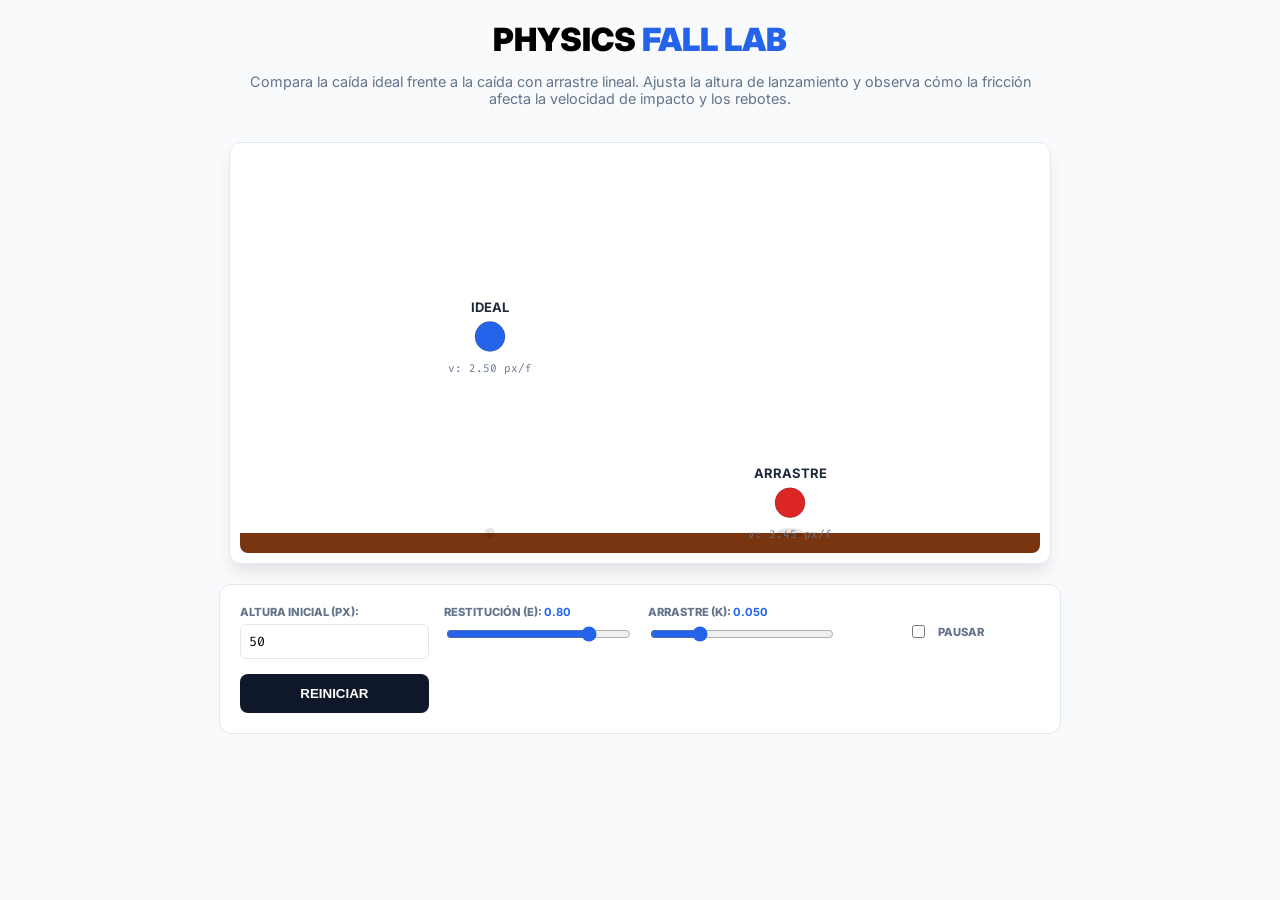
<file: estatica.html>
<!DOCTYPE html>
<html lang="es">
<head>
    <meta charset="UTF-8">
    <meta name="viewport" content="width=device-width, initial-scale=1.0">
    <title>Simulador de Caída Libre | PHYSICS</title>
    <link href="https://fonts.googleapis.com/css2?family=Inter:wght@400;700;900&family=Fira+Code&display=swap" rel="stylesheet">
    <style>
        :root { --primary: #2563eb; --secondary: #dc2626; --bg: #f8fafc; --dark: #0f172a; --border: #e2e8f0; }
        body { font-family: 'Inter', sans-serif; background: var(--bg); margin: 0; padding: 20px; display: flex; flex-direction: column; align-items: center; }
        
        .header { max-width: 800px; text-align: center; margin-bottom: 20px; }
        .header h1 { font-weight: 900; margin: 0; }
        .header p { color: #64748b; font-size: 0.9rem; }

        .canvas-container { background: white; border-radius: 12px; border: 1px solid var(--border); box-shadow: 0 10px 15px -3px rgba(0,0,0,0.1); padding: 10px; }
        canvas { display: block; border-radius: 8px; }

        .controls-card {
            background: white; padding: 20px; border-radius: 12px; border: 1px solid var(--border);
            display: grid; grid-template-columns: repeat(auto-fit, minmax(150px, 1fr)); gap: 15px;
            width: 100%; max-width: 800px; margin-top: 20px;
        }

        .control-group { display: flex; flex-direction: column; gap: 5px; }
        label { font-size: 0.7rem; font-weight: 800; color: #64748b; text-transform: uppercase; }
        input[type="range"] { accent-color: var(--primary); }
        input[type="number"] { padding: 8px; border: 1px solid var(--border); border-radius: 6px; font-family: 'Fira Code', monospace; }
        
        .btn-reset { background: var(--dark); color: white; border: none; padding: 12px; border-radius: 8px; font-weight: 700; cursor: pointer; transition: 0.2s; }
        .btn-reset:hover { background: #1e293b; }
        
        .value-tag { font-weight: bold; color: var(--primary); }
    </style>
</head>
<body>

    <div class="header">
        <h1>PHYSICS <span style="color: var(--primary);">FALL LAB</span></h1>
        <p>Compara la caída ideal frente a la caída con arrastre lineal. Ajusta la altura de lanzamiento y observa cómo la fricción afecta la velocidad de impacto y los rebotes.</p>
    </div>

    <div class="canvas-container">
        <canvas id="simCanvas" width="800" height="400"></canvas>
    </div>

    <div class="controls-card">
        <div class="control-group">
            <label>Altura Inicial (px):</label>
            <input type="number" id="hInput" value="50" min="20" max="300" onchange="resetSim()">
        </div>
        <div class="control-group">
            <label>Restitución (e): <span id="eVal" class="value-tag">0.80</span></label>
            <input type="range" id="eSlider" min="0" max="1" step="0.01" value="0.8">
        </div>
        <div class="control-group">
            <label>Arrastre (k): <span id="kVal" class="value-tag">0.05</span></label>
            <input type="range" id="kSlider" min="0" max="0.2" step="0.001" value="0.05">
        </div>
        <div class="control-group" style="justify-content: center; flex-direction: row; align-items: center; gap: 10px;">
            <input type="checkbox" id="pauseCheck"> <label style="margin:0">PAUSAR</label>
        </div>
        <button class="btn-reset" onclick="resetSim()">REINICIAR</button>
    </div>

<script>
    const canvas = document.getElementById('simCanvas');
    const ctx = canvas.getContext('2d');
    
    // Parámetros Físicos Fijos
    const g = 0.5;
    const floorY = 380;
    const radius = 15;

    // Pelotas
    let ballIdeal = { y: 50, vy: 0, color: '#2563eb', label: 'IDEAL' };
    let ballDrag = { y: 50, vy: 0, color: '#dc2626', label: 'ARRASTRE' };

    function resetSim() {
        const startY = parseInt(document.getElementById('hInput').value);
        ballIdeal.y = ballDrag.y = startY;
        ballIdeal.vy = ballDrag.vy = 0;
    }

    function update() {
        if (document.getElementById('pauseCheck').checked) return;

        const e = parseFloat(document.getElementById('eSlider').value);
        const k = parseFloat(document.getElementById('kSlider').value);
        
        document.getElementById('eVal').innerText = e.toFixed(2);
        document.getElementById('kVal').innerText = k.toFixed(3);

        // Física Ideal
        ballIdeal.vy += g;
        ballIdeal.y += ballIdeal.vy;
        if (ballIdeal.y + radius >= floorY) {
            ballIdeal.vy = -ballIdeal.vy * e;
            ballIdeal.y = floorY - radius;
        }

        // Física con Arrastre (F = mg - kv)
        let accelDrag = g - (k * ballDrag.vy);
        ballDrag.vy += accelDrag;
        ballDrag.y += ballDrag.vy;
        if (ballDrag.y + radius >= floorY) {
            ballDrag.vy = -ballDrag.vy * e;
            ballDrag.y = floorY - radius;
        }
    }

    function draw() {
        ctx.fillStyle = "white";
        ctx.fillRect(0, 0, canvas.width, canvas.height);

        // Suelo
        ctx.fillStyle = "#78350f";
        ctx.fillRect(0, floorY, canvas.width, canvas.height - floorY);

        // Dibujar elementos
        [[ballIdeal, 250], [ballDrag, 550]].forEach(([ball, x]) => {
            // Sombra proyectada
            const shadowSize = Math.max(5, 15 - (floorY - ball.y)/20);
            ctx.fillStyle = "rgba(0,0,0,0.1)";
            ctx.beginPath();
            ctx.ellipse(x, floorY, shadowSize, 5, 0, 0, Math.PI*2);
            ctx.fill();

            // Pelota
            ctx.beginPath();
            ctx.arc(x, ball.y, radius, 0, Math.PI * 2);
            ctx.fillStyle = ball.color;
            ctx.fill();
            ctx.strokeStyle = "rgba(0,0,0,0.2)";
            ctx.stroke();

            // Datos
            ctx.fillStyle = "#1e293b";
            ctx.font = "bold 13px Inter";
            ctx.textAlign = "center";
            ctx.fillText(ball.label, x, ball.y - 25);
            ctx.fillStyle = "#64748b";
            ctx.font = "11px 'Fira Code'";
            ctx.fillText(`v: ${Math.abs(ball.vy).toFixed(2)} px/f`, x, ball.y + 35);
        });
    }

    function loop() {
        update();
        draw();
        requestAnimationFrame(loop);
    }

    resetSim();
    loop();
</script>
</body>
</html>
</file>
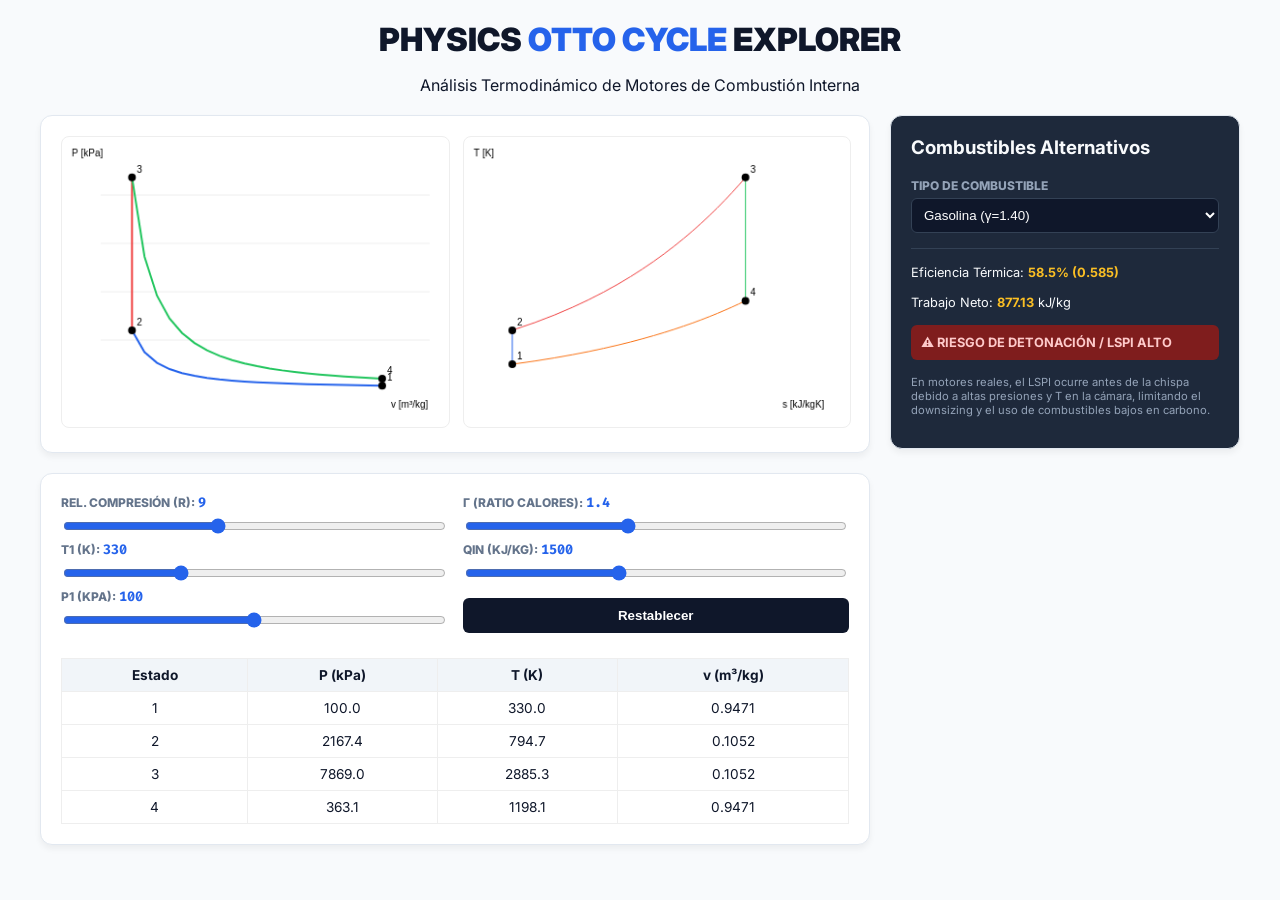
<file: otto.html>
<!DOCTYPE html>
<html lang="es">
<head>
    <meta charset="UTF-8">
    <meta name="viewport" content="width=device-width, initial-scale=1.0">
    <title>Ciclo Otto Ideal | PHYSICS Lab</title>
    <link href="https://fonts.googleapis.com/css2?family=Inter:wght@400;700;900&family=Fira+Code&display=swap" rel="stylesheet">
    <style>
        :root { --primary: #2563eb; --accent: #ef4444; --bg: #f8fafc; --dark: #0f172a; --border: #e2e8f0; }
        body { font-family: 'Inter', sans-serif; background: var(--bg); margin: 0; padding: 20px; color: var(--dark); }
        .header { text-align: center; margin-bottom: 20px; }
        .header h1 { font-weight: 900; margin: 0; font-size: 2rem; }
        .container { display: grid; grid-template-columns: 1fr 350px; gap: 20px; max-width: 1200px; margin: 0 auto; }
        .card { background: white; border-radius: 12px; border: 1px solid var(--border); padding: 20px; box-shadow: 0 4px 6px rgba(0,0,0,0.05); }
        .canvas-grid { display: grid; grid-template-columns: 1fr 1fr; gap: 15px; margin-bottom: 20px; }
        canvas { background: #fff; border: 1px solid #eee; border-radius: 8px; width: 100%; height: auto; }
        .controls { display: grid; grid-template-columns: 1fr 1fr; gap: 15px; }
        .input-group { display: flex; flex-direction: column; gap: 5px; margin-bottom: 10px; }
        label { font-size: 0.75rem; font-weight: 800; color: #64748b; text-transform: uppercase; }
        input[type="range"] { accent-color: var(--primary); }
        .val-tag { font-family: 'Fira Code', monospace; color: var(--primary); font-weight: bold; font-size: 0.85rem; }
        .results-table { width: 100%; border-collapse: collapse; font-size: 0.85rem; margin-top: 15px; }
        .results-table th, .results-table td { border: 1px solid #eee; padding: 8px; text-align: center; }
        .results-table th { background: #f1f5f9; }
        .innov-panel { background: #1e293b; color: #f8fafc; }
        .warning { background: #7f1d1d; color: #fecaca; padding: 10px; border-radius: 6px; font-weight: bold; display: none; margin-top: 10px; font-size: 0.8rem; }
        .btn-reset { background: var(--dark); color: white; border: none; padding: 10px; border-radius: 6px; font-weight: 700; cursor: pointer; width: 100%; margin-top: 10px; }
        select { padding: 8px; border-radius: 6px; border: 1px solid #334155; background: #0f172a; color: white; width: 100%; }
    </style>
</head>
<body>

    <div class="header">
        <h1>PHYSICS <span style="color: var(--primary);">OTTO CYCLE</span> EXPLORER</h1>
        <p>Análisis Termodinámico de Motores de Combustión Interna</p>
    </div>

    <div class="container">
        <main>
            <div class="card canvas-grid">
                <div><canvas id="pvCanvas" width="400" height="300"></canvas></div>
                <div><canvas id="tsCanvas" width="400" height="300"></canvas></div>
            </div>

            <div class="card">
                <div class="controls">
                    <div class="input-group">
                        <label>Rel. Compresión (r): <span id="vr" class="val-tag">9</span></label>
                        <input type="range" id="r" min="5" max="15" step="0.1" value="9">
                        <label>T1 (K): <span id="vT1" class="val-tag">330</span></label>
                        <input type="range" id="t1" min="300" max="400" step="1" value="330">
                        <label>P1 (kPa): <span id="vP1" class="val-tag">100</span></label>
                        <input type="range" id="p1" min="80" max="120" step="1" value="100">
                    </div>
                    <div class="input-group">
                        <label>γ (Ratio Calores): <span id="vGamma" class="val-tag">1.4</span></label>
                        <input type="range" id="gamma" min="1.2" max="1.67" step="0.01" value="1.4">
                        <label>Qin (kJ/kg): <span id="vQin" class="val-tag">1500</span></label>
                        <input type="range" id="qin" min="500" max="3000" step="50" value="1500">
                        <button class="btn-reset" onclick="resetDefaults()">Restablecer</button>
                    </div>
                </div>

                <table class="results-table" id="resTable">
                    <thead><tr><th>Estado</th><th>P (kPa)</th><th>T (K)</th><th>v (m³/kg)</th></tr></thead>
                    <tbody></tbody>
                </table>
            </div>
        </main>

        <aside>
            <div class="card innov-panel">
                <h3 style="margin-top:0">Combustibles Alternativos</h3>
                <div class="input-group">
                    <label style="color: #94a3b8">Tipo de Combustible</label>
                    <select id="fuelSelect" onchange="updateFuel()">
                        <option value="1.4">Gasolina (γ=1.40)</option>
                        <option value="1.41">Hidrógeno (γ=1.41)</option>
                        <option value="1.3">Metano (γ=1.30)</option>
                    </select>
                </div>
                <hr style="border: 0; border-top: 1px solid #334155; margin: 15px 0;">
                <p style="font-size: 0.8rem; line-height: 1.4;">Eficiencia Térmica: <span id="eff" style="color:#fbbf24; font-weight:bold">0%</span></p>
                <p style="font-size: 0.8rem; line-height: 1.4;">Trabajo Neto: <span id="wnet" style="color:#fbbf24; font-weight:bold">0</span> kJ/kg</p>
                <div id="lspiWarn" class="warning">⚠️ RIESGO DE DETONACIÓN / LSPI ALTO</div>
                <p style="font-size: 0.7rem; color: #94a3b8; margin-top: 15px;">
                    En motores reales, el LSPI ocurre antes de la chispa debido a altas presiones y T en la cámara, limitando el downsizing y el uso de combustibles bajos en carbono.
                </p>
            </div>
        </aside>
    </div>

<script>
    const pvCanvas = document.getElementById('pvCanvas');
    const tsCanvas = document.getElementById('tsCanvas');
    const pvCtx = pvCanvas.getContext('2d');
    const tsCtx = tsCanvas.getContext('2d');
    const R = 0.287; // kJ/kg·K

    function updateFuel() {
        document.getElementById('gamma').value = document.getElementById('fuelSelect').value;
        calculate();
    }

    function calculate() {
        const r = parseFloat(document.getElementById('r').value);
        const T1 = parseFloat(document.getElementById('t1').value);
        const P1 = parseFloat(document.getElementById('p1').value);
        const gamma = parseFloat(document.getElementById('gamma').value);
        const Qin = parseFloat(document.getElementById('qin').value);
        
        document.getElementById('vr').innerText = r;
        document.getElementById('vT1').innerText = T1;
        document.getElementById('vP1').innerText = P1;
        document.getElementById('vGamma').innerText = gamma;
        document.getElementById('vQin').innerText = Qin;

        const cv = R / (gamma - 1);
        const v1 = (R * T1) / P1;
        
        // Estados
        const v2 = v1 / r;
        const T2 = T1 * Math.pow(r, gamma - 1);
        const P2 = P1 * Math.pow(r, gamma);
        
        const v3 = v2;
        const T3 = T2 + Qin / cv;
        const P3 = P2 * (T3 / T2);
        
        const v4 = v1;
        const T4 = T3 * Math.pow(1 / r, gamma - 1);
        const P4 = P3 * Math.pow(1 / r, gamma);

        const eff = 1 - (1 / Math.pow(r, gamma - 1));
        const Qout = cv * (T4 - T1);
        const wnet = Qin - Qout;

        // UI
        document.getElementById('eff').innerText = (eff * 100).toFixed(1) + "% (" + eff.toFixed(3) + ")";
        document.getElementById('wnet').innerText = wnet.toFixed(2);
        document.getElementById('lspiWarn').style.display = (T3 > 2800 || r > 12) ? 'block' : 'none';

        const states = [
            {id: 1, p: P1, t: T1, v: v1},
            {id: 2, p: P2, t: T2, v: v2},
            {id: 3, p: P3, t: T3, v: v3},
            {id: 4, p: P4, t: T4, v: v4}
        ];

        let html = "";
        states.forEach(s => {
            html += `<tr><td>${s.id}</td><td>${s.p.toFixed(1)}</td><td>${s.t.toFixed(1)}</td><td>${s.v.toFixed(4)}</td></tr>`;
        });
        document.querySelector("#resTable tbody").innerHTML = html;

        drawPV(states, r, gamma);
        drawTS(states, cv);
    }

    function drawPV(states, r, gamma) {
        pvCtx.clearRect(0,0,400,300);
        const pad = 40;
        const maxV = states[0].v * 1.1;
        const maxP = states[2].p * 1.1;
        
        const mX = (v) => pad + (v / maxV) * (360 - pad);
        const mY = (p) => 260 - (p / maxP) * (260 - 20);

        // Grid y Ejes
        pvCtx.strokeStyle = "#eee"; pvCtx.beginPath();
        for(let i=1; i<5; i++) { pvCtx.moveTo(pad, 260-i*50); pvCtx.lineTo(380, 260-i*50); }
        pvCtx.stroke();

        // 1-2 Compresión (Azul)
        pvCtx.strokeStyle = "#2563eb"; pvCtx.lineWidth = 2; pvCtx.beginPath();
        for(let i=0; i<=20; i++) {
            let v = states[0].v - (i/20)*(states[0].v - states[1].v);
            let p = states[0].p * Math.pow(states[0].v / v, gamma);
            pvCtx.lineTo(mX(v), mY(p));
        }
        pvCtx.stroke();

        // 2-3 Calor In (Rojo)
        pvCtx.strokeStyle = "#ef4444"; pvCtx.beginPath();
        pvCtx.moveTo(mX(states[1].v), mY(states[1].p)); pvCtx.lineTo(mX(states[2].v), mY(states[2].p));
        pvCtx.stroke();

        // 3-4 Expansión (Verde)
        pvCtx.strokeStyle = "#22c55e"; pvCtx.beginPath();
        for(let i=0; i<=20; i++) {
            let v = states[2].v + (i/20)*(states[3].v - states[2].v);
            let p = states[2].p * Math.pow(states[2].v / v, gamma);
            pvCtx.lineTo(mX(v), mY(p));
        }
        pvCtx.stroke();

        // 4-1 Calor Out (Naranja)
        pvCtx.strokeStyle = "#f97316"; pvCtx.beginPath();
        pvCtx.moveTo(mX(states[3].v), mY(states[3].p)); pvCtx.lineTo(mX(states[0].v), mY(states[0].p));
        pvCtx.stroke();

        states.forEach(s => {
            pvCtx.fillStyle = "#000"; pvCtx.beginPath(); pvCtx.arc(mX(s.v), mY(s.p), 4, 0, 7); pvCtx.fill();
            pvCtx.fillText(s.id, mX(s.v)+5, mY(s.p)-5);
        });
        pvCtx.fillText("P [kPa]", 10, 20); pvCtx.fillText("v [m³/kg]", 340, 280);
    }

    function drawTS(states, cv) {
        tsCtx.clearRect(0,0,400,300);
        const pad = 50;
        const maxT = states[2].t * 1.1;
        const s1 = 0; 
        const s2 = s1; // Isentrópica
        const s3 = s2 + cv * Math.log(states[2].t / states[1].t);
        const s4 = s3; // Isentrópica
        const maxS = s3 * 1.2;

        const mX = (s) => pad + (s / maxS) * (340 - pad);
        const mY = (t) => 260 - (t / maxT) * (260 - 20);

        // 1-2 Isentrópica
        tsCtx.strokeStyle = "#2563eb"; tsCtx.beginPath();
        tsCtx.moveTo(mX(s1), mY(states[0].t)); tsCtx.lineTo(mX(s2), mY(states[1].t)); tsCtx.stroke();

        // 2-3 Isocora
        tsCtx.strokeStyle = "#ef4444"; tsCtx.beginPath();
        for(let i=0; i<=20; i++) {
            let t = states[1].t + (i/20)*(states[2].t - states[1].t);
            let s = s2 + cv * Math.log(t / states[1].t);
            tsCtx.lineTo(mX(s), mY(t));
        }
        tsCtx.stroke();

        // 3-4 Isentrópica
        tsCtx.strokeStyle = "#22c55e"; tsCtx.beginPath();
        tsCtx.moveTo(mX(s3), mY(states[2].t)); tsCtx.lineTo(mX(s4), mY(states[3].t)); tsCtx.stroke();

        // 4-1 Isocora
        tsCtx.strokeStyle = "#f97316"; tsCtx.beginPath();
        for(let i=0; i<=20; i++) {
            let t = states[3].t - (i/20)*(states[3].t - states[0].t);
            let s = s4 - cv * Math.log(states[3].t / t);
            tsCtx.lineTo(mX(s), mY(t));
        }
        tsCtx.stroke();

        const tsStates = [
            {id:1, s: s1, t: states[0].t}, {id:2, s: s2, t: states[1].t},
            {id:3, s: s3, t: states[2].t}, {id:4, s: s4, t: states[3].t}
        ];
        tsStates.forEach(s => {
            tsCtx.fillStyle = "#000"; tsCtx.beginPath(); tsCtx.arc(mX(s.s), mY(s.t), 4, 0, 7); tsCtx.fill();
            tsCtx.fillText(s.id, mX(s.s)+5, mY(s.t)-5);
        });
        tsCtx.fillText("T [K]", 10, 20); tsCtx.fillText("s [kJ/kgK]", 330, 280);
    }

    function resetDefaults() {
        document.getElementById('r').value = 9;
        document.getElementById('t1').value = 330;
        document.getElementById('p1').value = 100;
        document.getElementById('gamma').value = 1.4;
        document.getElementById('qin').value = 1500;
        document.getElementById('fuelSelect').value = "1.4";
        calculate();
    }

    document.querySelectorAll('input').forEach(i => i.addEventListener('input', calculate));
    window.onload = calculate;
</script>
</body>
</html>
</file>
<file: style.css>
/* VARIABLES */
:root {
    --dark-blue: #0A1F44;
    --electric-blue: #2563EB;
    --white: #FFFFFF;
    --light-gray: #F3F4F6;
    --text-main: #374151;
    --text-muted: #6B7280;
    --transition: all 0.3s ease;
    --whatsapp-green: #25D366;
}

/* RESET */
* { margin: 0; padding: 0; box-sizing: border-box; }
body { font-family: 'Inter', sans-serif; color: var(--text-main); line-height: 1.6; background-color: var(--white); }
html { scroll-behavior: smooth; }

/* LAYOUT */
.container { max-width: 1100px; margin: 0 auto; padding: 0 20px; }
.section { padding: 5rem 0; }
.bg-light { background-color: var(--light-gray); }
.grid { display: grid; gap: 2rem; }
.grid-3 { grid-template-columns: repeat(auto-fit, minmax(300px, 1fr)); }
.grid-4 { grid-template-columns: repeat(auto-fit, minmax(220px, 1fr)); }

/* METODOLOGÍA: 4 columnas desktop → 2 tablet → 1 móvil */
.metodologia-grid {
    grid-template-columns: repeat(4, 1fr);
    gap: 1.5rem;
    align-items: stretch;
}

/* HEADER */
.header { background: rgba(255,255,255,0.98); position: fixed; width: 100%; top: 0; z-index: 1000; border-bottom: 1px solid #eee; }
.header-container { display: flex; justify-content: space-between; align-items: center; height: 75px; }
.logo { font-weight: 800; font-size: 1.5rem; color: var(--dark-blue); text-decoration: none; letter-spacing: -1px; }
.nav-menu a { margin: 0 12px; text-decoration: none; color: var(--text-main); font-weight: 500; font-size: 0.95rem; }
.nav-menu a:hover { color: var(--electric-blue); }

/* BOTONES */
.btn { padding: 0.8rem 1.6rem; border-radius: 6px; font-weight: 600; text-decoration: none; display: inline-flex; align-items: center; justify-content: center; transition: var(--transition); border: none; cursor: pointer; }
.btn-sm { padding: 0.5rem 1.2rem; font-size: 0.85rem; }
.btn-primary { background: var(--electric-blue); color: var(--white); }
.btn-primary:hover { transform: translateY(-2px); box-shadow: 0 5px 15px rgba(37,99,235,0.3); }
.btn-outline { border: 2px solid var(--white); color: var(--white); }
.btn-outline:hover { background: var(--white); color: var(--dark-blue); }
.btn-block { width: 100%; }
.btn-whatsapp { background: var(--whatsapp-green); color: var(--white); margin-top: 1.5rem; }
.btn-whatsapp:hover { background: #128c7e; transform: scale(1.02); }

/* WHATSAPP FLOAT */
.whatsapp-float { position: fixed; width: 60px; height: 60px; bottom: 30px; right: 30px; background: var(--whatsapp-green); border-radius: 50%; display: flex; align-items: center; justify-content: center; z-index: 2000; box-shadow: 0 4px 15px rgba(0,0,0,0.15); transition: var(--transition); }
.whatsapp-float:hover { transform: scale(1.1); }

/* HERO - VERSIÓN OPTIMIZADA PARA LEGIBILIDAD Y ENCUADRE */
.hero {
    /* CAMBIO TÉCNICO 1: Filtro de contraste reforzado para que el texto blanco resalte */
    background-image: linear-gradient(rgba(0, 0, 0, 0.75), rgba(0, 0, 0, 0.5)), url('PORTADA.jpg');
    
    /* CAMBIO TÉCNICO 2: 'contain' evita que la imagen se corte, asegurando que se vea completa */
    background-size: cover; /* Mantenemos cover pero ajustamos la posición para no perder detalles */
    background-position: center 20%; /* Sube un poco el foco de la imagen para mostrar más del taller */
    
    background-attachment: fixed;
    height: 100vh;
    display: flex;
    align-items: center;
    justify-content: center;
    text-align: center;
    padding: 0 20px;
}

.hero-content { 
    max-width: 850px; 
    margin: 0 auto; 
    /* Añadimos un z-index para asegurar que el contenido esté siempre sobre el fondo */
    position: relative; 
    z-index: 2;
}

.hero h1 { 
    font-size: clamp(2.5rem, 5vw, 4rem); 
    font-weight: 800; 
    line-height: 1.1; 
    margin-bottom: 1.5rem;
    color: #ffffff;
    /* CAMBIO TÉCNICO 3: Sombra de texto para separar las letras del fondo detallado */
    text-shadow: 0px 4px 15px rgba(0, 0, 0, 0.8);
}

.hero p { 
    font-size: 1.25rem; 
    margin-bottom: 2rem; 
    /* Aumentamos la opacidad para que la información técnica sea nítida */
    opacity: 1; 
    color: #ffffff;
    text-shadow: 0px 2px 8px rgba(0, 0, 0, 0.9);
    font-weight: 500;
}

.hero-buttons { 
    display: flex; 
    justify-content: center; 
    gap: 1rem; 
}

/* SECTIONS */
.section-title { font-size: 2.3rem; color: var(--dark-blue); margin-bottom: 1rem; text-align: center; font-weight: 800; }
.section-subtitle { text-align: center; max-width: 700px; margin: 0 auto 3.5rem; color: var(--text-muted); font-size: 1.1rem; }

/* CARDS */
.feature-card, .course-card { background: var(--white); padding: 2rem; border-radius: 12px; border: 1px solid #eef0f2; transition: var(--transition); text-align: center; position: relative; }
.feature-card:hover, .course-card:hover { border-color: var(--electric-blue); transform: translateY(-5px); box-shadow: 0 10px 25px rgba(0,0,0,0.05); }
.feature-card h3 { color: var(--dark-blue); margin-bottom: 0.75rem; font-size: 1.05rem; font-weight: 700; }
.feature-card p { font-size: 0.9rem; color: var(--text-muted); line-height: 1.6; }
.icon { font-size: 2.2rem; margin-bottom: 1rem; display: block; }
.course-card h3 { color: var(--dark-blue); margin-bottom: 0.5rem; font-size: 1.2rem; }
.course-card p { font-size: 0.9rem; color: var(--text-muted); }

/* Card destacada (Herramientas Digitales) */
.featured-card {
    border: 2px solid var(--electric-blue);
    box-shadow: 0 4px 20px rgba(37,99,235,0.1);
}

/* Card exclusivo (Diagnóstico Personalizado) */
.exclusivo-card {
    border-top: 3px solid var(--electric-blue);
}
.exclusivo-badge {
    position: absolute;
    top: -1px;
    right: 16px;
    background: var(--electric-blue);
    color: white;
    font-size: 0.65rem;
    font-weight: 700;
    letter-spacing: 0.08em;
    padding: 3px 10px;
    border-radius: 0 0 6px 6px;
}

/* Etiqueta de sección "¿POR QUÉ PHYSICS?" */
.section-label {
    text-align: center;
    font-size: 0.75rem;
    font-weight: 700;
    letter-spacing: 0.12em;
    color: var(--electric-blue);
    background: rgba(37,99,235,0.08);
    border: 1px solid rgba(37,99,235,0.2);
    border-radius: 20px;
    display: inline-block;
    padding: 4px 16px;
    margin-bottom: 1rem;
    /* Centrar el bloque inline */
    position: relative;
    left: 50%;
    transform: translateX(-50%);
}

/* FORMULARIO */
.contact-container { display: grid; grid-template-columns: 1fr 1fr; gap: 4rem; align-items: start; }
.contact-form { background: var(--white); padding: 2.5rem; border-radius: 12px; box-shadow: 0 10px 30px rgba(0,0,0,0.05); }
.form-group { margin-bottom: 1.2rem; }
.form-group label { display: block; font-weight: 600; margin-bottom: 0.5rem; font-size: 0.9rem; color: var(--dark-blue); }
.form-group input, .form-group textarea { width: 100%; padding: 0.8rem; border: 1px solid #ddd; border-radius: 6px; font-family: inherit; transition: var(--transition); }
.form-group input:focus, .form-group textarea:focus { outline: none; border-color: var(--electric-blue); }

/* FOOTER */
.footer { background: var(--dark-blue); color: #9ca3af; padding: 4rem 0 2rem; }
.footer-grid { display: flex; justify-content: space-between; align-items: center; border-bottom: 1px solid rgba(255,255,255,0.1); padding-bottom: 2rem; }
.footer-brand h2 { color: var(--white); font-weight: 800; }

/* ANIMACIONES */
@keyframes fadeInUp { from { opacity: 0; transform: translateY(25px); } to { opacity: 1; transform: translateY(0); } }
.fade-in-up { animation: fadeInUp 0.8s ease forwards; }
.delay-1 { animation-delay: 0.2s; opacity: 0; }
.delay-2 { animation-delay: 0.4s; opacity: 0; }

/* RESPONSIVE */

/* Tablet: 2 columnas para metodología */
@media (max-width: 1024px) {
    .metodologia-grid {
        grid-template-columns: repeat(2, 1fr);
    }
}

/* Móvil: 1 columna para todo */
@media (max-width: 640px) {
    .metodologia-grid {
        grid-template-columns: 1fr;
        gap: 1rem;
    }
    /* Cards más compactas en móvil */
    .feature-card {
        padding: 1.5rem;
        text-align: left;
        display: flex;
        flex-direction: column;
        align-items: flex-start;
    }
    .feature-card .icon {
        font-size: 1.8rem;
        margin-bottom: 0.6rem;
    }
    .feature-card h3 {
        font-size: 1rem;
    }
    /* Badge exclusivo reposicionado */
    .exclusivo-badge {
        right: 12px;
        font-size: 0.6rem;
        padding: 2px 8px;
    }
    /* Etiqueta de sección más pequeña */
    .section-label {
        font-size: 0.7rem;
        padding: 3px 12px;
    }
}

@media (max-width: 900px) {
    .contact-container { grid-template-columns: 1fr; gap: 2rem; }
    .hero h1 { font-size: 2.5rem; }
    .hero-buttons { flex-direction: column; align-items: center; }
    .nav-menu { display: none; }
}
</file>
